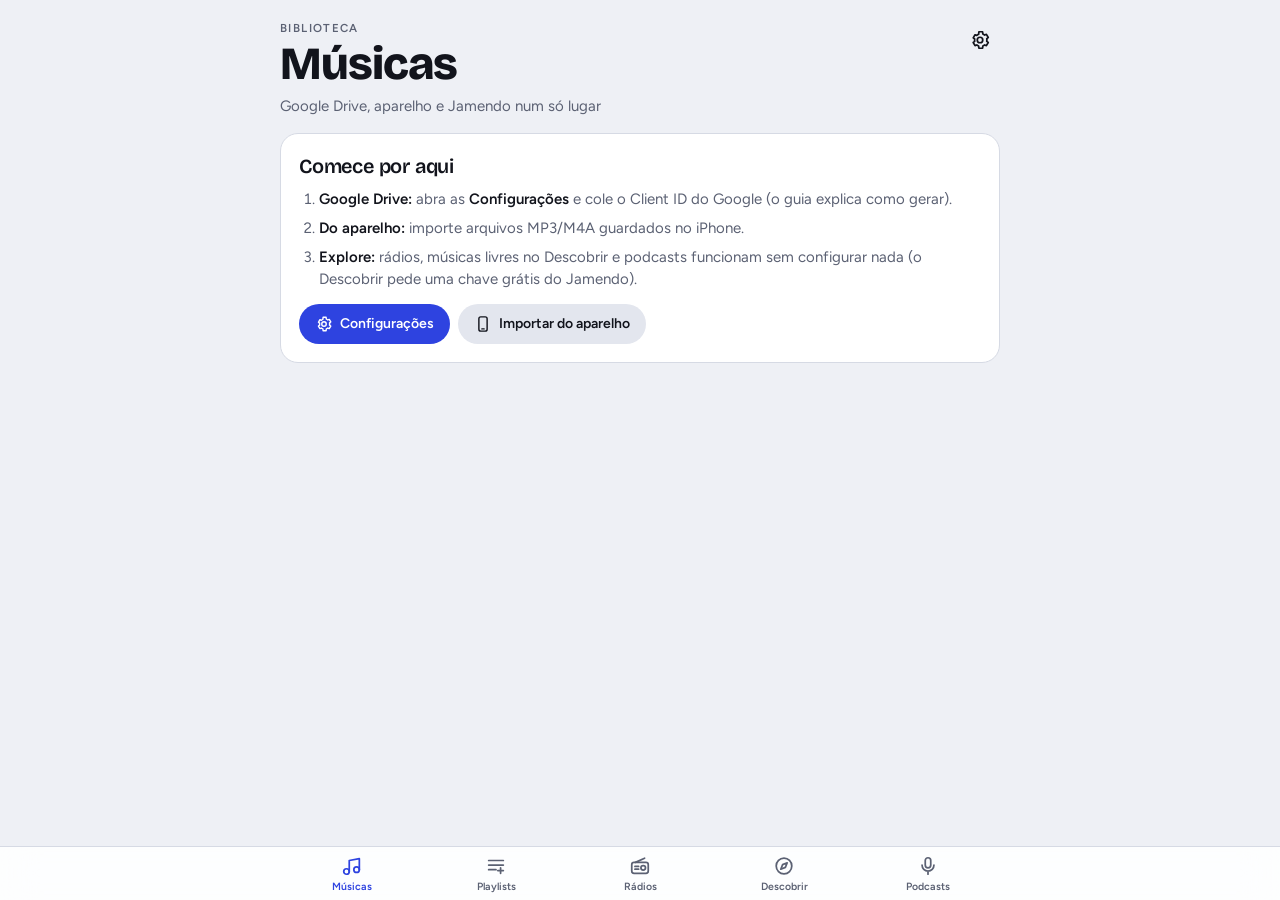
<file: index.html>
<!doctype html>
<html lang="pt-BR">
<head>
<meta charset="utf-8">
<meta name="viewport" content="width=device-width,initial-scale=1,viewport-fit=cover">
<title>Vinil de Bolso</title>
<meta name="description" content="Suas músicas do Google Drive, rádios, Jamendo e podcasts num só lugar.">
<meta name="theme-color" content="#EEF0F5" media="(prefers-color-scheme: light)">
<meta name="theme-color" content="#0C0E14" media="(prefers-color-scheme: dark)">
<meta name="apple-mobile-web-app-capable" content="yes">
<meta name="mobile-web-app-capable" content="yes">
<meta name="apple-mobile-web-app-status-bar-style" content="default">
<meta name="apple-mobile-web-app-title" content="Vinil">
<link rel="manifest" href="manifest.webmanifest">
<link rel="apple-touch-icon" href="icons/apple-touch-icon.png">
<link rel="icon" type="image/png" href="icons/icon-192.png">
<link rel="preconnect" href="https://fonts.googleapis.com">
<link rel="preconnect" href="https://fonts.gstatic.com" crossorigin>
<link rel="stylesheet" href="https://fonts.googleapis.com/css2?family=Bricolage+Grotesque:opsz,wght@12..96,600;12..96,800&family=Figtree:wght@400;500;600&family=JetBrains+Mono:wght@500;700&display=swap">
<link rel="stylesheet" href="styles.css">
</head>
<body>
<main id="main" aria-live="polite"></main>

<div id="dock"><div class="dock-in">
  <div id="mini" hidden>
    <div class="mini-prog"><i id="miniBar"></i></div>
    <button class="mini-main" data-act="openplayer" aria-label="Abrir player"><span id="miniArt"></span><span class="meta"><span class="t" id="miniTitle"></span><span class="a" id="miniArtist"></span></span></button>
    <button class="icon-btn" data-act="toggle" id="miniPlay" aria-label="Tocar"></button>
    <button class="icon-btn" data-act="next" id="miniNext" aria-label="Próxima"></button>
  </div>
  <nav id="tabs" aria-label="Seções">
    <button class="tab" data-act="tab" data-tab="songs" id="tab-songs"></button>
    <button class="tab" data-act="tab" data-tab="playlists" id="tab-playlists"></button>
    <button class="tab" data-act="tab" data-tab="radio" id="tab-radio"></button>
    <button class="tab" data-act="tab" data-tab="discover" id="tab-discover"></button>
    <button class="tab" data-act="tab" data-tab="podcasts" id="tab-podcasts"></button>
  </nav>
</div></div>

<div id="player" hidden role="dialog" aria-label="Tocando agora">
  <div class="pl-glow" id="plGlow"></div>
  <div class="pl-in">
    <header class="pl-top">
      <button class="icon-btn" data-act="closeplayer" aria-label="Fechar player" id="plClose"></button>
      <span class="eyebrow" id="plSource">Tocando agora</span>
      <button class="icon-btn" data-act="menucur" aria-label="Opções" id="plMore"></button>
    </header>
    <div class="art" id="plArt"></div>
    <div class="pl-info">
      <div><h2 id="plTitle"></h2><p id="plArtist"></p></div>
      <button class="icon-btn fav-btn" data-act="favcur" id="plFav" aria-label="Favoritar"></button>
    </div>
    <input type="range" id="seek" min="0" max="1000" value="0" step="1" aria-label="Posição">
    <div class="times"><span id="tCur">0:00</span><span class="fmtchip" id="tFmt"></span><span id="tDur">0:00</span></div>
    <div class="controls">
      <button class="icon-btn toggle" data-act="shuffle" id="cShuffle" aria-label="Aleatório"></button>
      <button class="icon-btn" data-act="prev" id="cPrev" aria-label="Anterior"></button>
      <button class="icon-btn big" data-act="toggle" id="cPlay" aria-label="Tocar"></button>
      <button class="icon-btn" data-act="next" id="cNext" aria-label="Próxima"></button>
      <button class="icon-btn toggle" data-act="repeat" id="cRepeat" aria-label="Repetir"></button>
    </div>
    <section class="upnext"><h3 id="upnextTitle">A seguir</h3><ul class="list" id="upnext"></ul></section>
  </div>
</div>

<div id="sheetWrap" hidden><div class="backdrop" data-act="closesheet"></div><div class="sheet" id="sheet" role="dialog"></div></div>
<div id="toast" hidden role="status"></div>
<input type="file" id="file" class="vh" accept="audio/*,.mp3,.m4a,.aac,.wav,.flac,.aif,.aiff" multiple tabindex="-1">
<audio id="au" playsinline preload="auto"></audio>
<script type="module" src="js/app.js"></script>
</body>
</html>
</file>
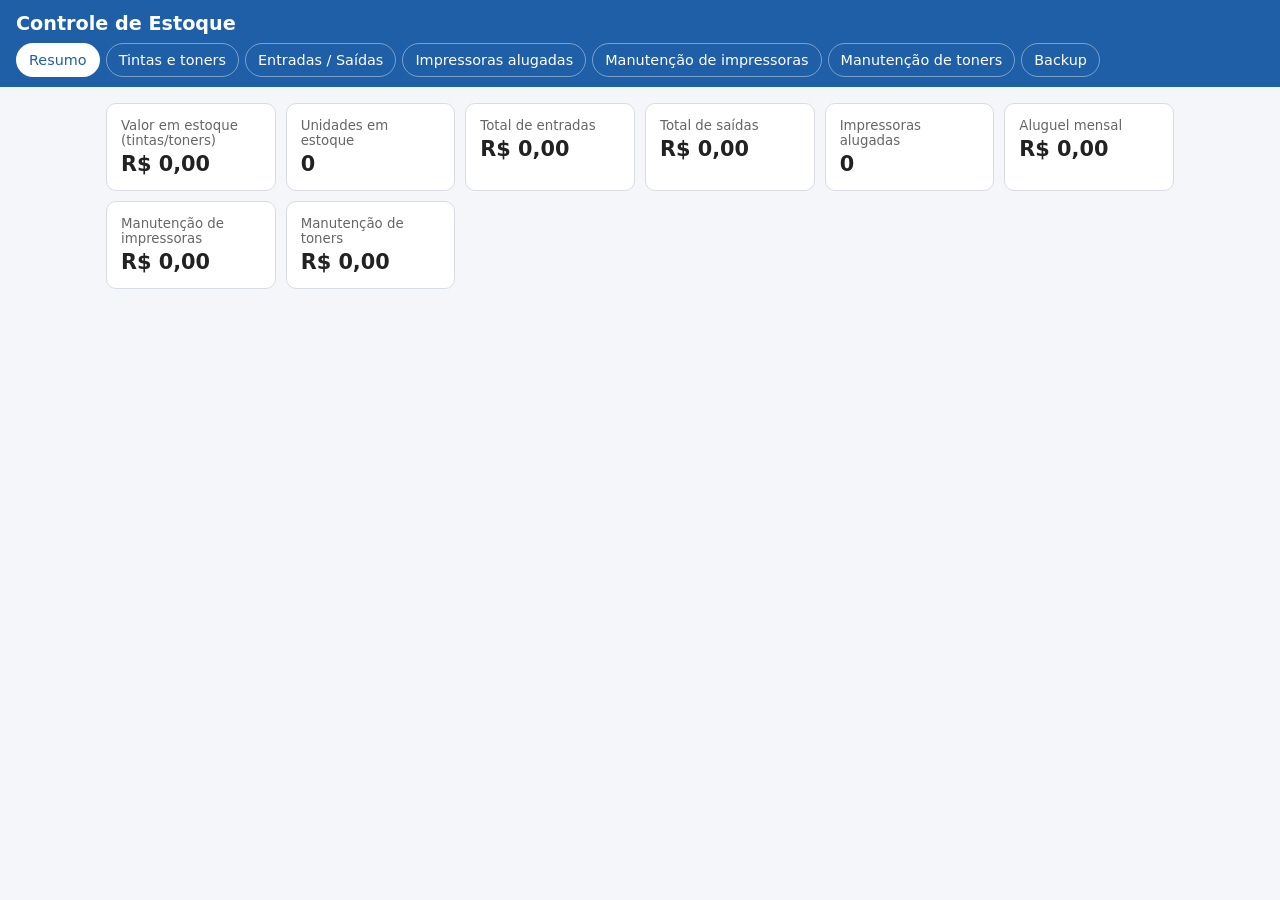
<file: controle-estoque-impressoras/index.html>
<!doctype html>
<html lang="pt-BR">
<head>
  <meta charset="utf-8">
  <meta name="viewport" content="width=device-width, initial-scale=1, viewport-fit=cover">
  <meta name="theme-color" content="#1f5fa8">
  <title>Controle de Estoque – Impressoras</title>
  <link rel="manifest" href="manifest.webmanifest">
  <link rel="icon" href="icons/icon-192.png">
  <link rel="apple-touch-icon" href="icons/icon-192.png">
  <link rel="stylesheet" href="style.css">
</head>
<body>
  <header>
    <h1>Controle de Estoque</h1>
    <nav id="abas"></nav>
  </header>
  <main id="conteudo"></main>
  <script src="app.js"></script>
</body>
</html>
</file>
<file: styles.css>
/* Layout: coluna única pensada para o celular; dock fixo (mini player + abas) embaixo; player em tela cheia. */
:root{
  --bg:#EEF0F5; --surface:#FFFFFF; --surface-2:#E3E6EE; --fg:#12141C; --muted:#5B6173; --line:#D6DAE4;
  --accent:#2E43E0; --accent-ink:#FFFFFF; --accent-soft:#DDE1FB; --heart:#E0434A; --danger:#C8363D; --live:#E0434A;
  --dock:rgba(255,255,255,.88); --shadow:0 10px 30px rgba(18,20,28,.14);
  --f-display:"Bricolage Grotesque","Avenir Next","Segoe UI",system-ui,sans-serif;
  --f-body:"Figtree",-apple-system,"Segoe UI",Roboto,system-ui,sans-serif;
  --f-mono:"JetBrains Mono",ui-monospace,"SF Mono",Menlo,monospace;
  color-scheme:light;
}
@media (prefers-color-scheme: dark){:root{
  --bg:#0C0E14; --surface:#161921; --surface-2:#20242F; --fg:#ECEEF4; --muted:#949BAE; --line:#272C38;
  --accent:#8592FF; --accent-ink:#0C0E14; --accent-soft:#232A55; --heart:#FF6A70; --danger:#FF6A70; --live:#FF6A70;
  --dock:rgba(18,20,27,.9); --shadow:0 10px 30px rgba(0,0,0,.5); color-scheme:dark}}

*{box-sizing:border-box}
html{height:100%;background:var(--bg)}
body{margin:0;min-height:100%;background:var(--bg);color:var(--fg);font-family:var(--f-body);font-size:15px;line-height:1.45;-webkit-tap-highlight-color:transparent;-webkit-text-size-adjust:100%;
  padding-top:env(safe-area-inset-top,0px);padding-left:max(16px,env(safe-area-inset-left,0px));padding-right:max(16px,env(safe-area-inset-right,0px))}
body::before{content:"";position:fixed;inset:0 0 auto;height:env(safe-area-inset-top,0px);z-index:25;background:var(--bg)}
button{font:inherit;color:inherit;background:none;border:0;padding:0;cursor:pointer}
a{color:var(--accent)}
img{max-width:100%}
[hidden]{display:none!important}
button:focus-visible,label:focus-visible,[tabindex]:focus-visible,input:focus-visible,select:focus-visible,a:focus-visible{outline:2px solid var(--accent);outline-offset:2px;border-radius:8px}
svg{width:22px;height:22px;flex:none;fill:none;stroke:currentColor;stroke-width:1.9;stroke-linecap:round;stroke-linejoin:round}
svg.fill,svg .fill{fill:currentColor;stroke:none}
.vh{position:absolute;width:1px;height:1px;overflow:hidden;clip:rect(0 0 0 0);white-space:nowrap}

#main{max-width:720px;margin:0 auto;padding-block:20px calc(176px + env(safe-area-inset-bottom,0px))}
.top{display:flex;align-items:flex-start;justify-content:space-between;gap:12px;margin-bottom:16px}
.top>div{display:grid;gap:2px;min-width:0}
.eyebrow{font-size:11.5px;font-weight:600;letter-spacing:.12em;text-transform:uppercase;color:var(--muted)}
h1{font-family:var(--f-display);font-weight:800;font-size:clamp(32px,9vw,46px);line-height:1.02;letter-spacing:-.02em;margin:2px 0 0;text-wrap:balance;overflow-wrap:anywhere}
h2{font-family:var(--f-display);font-weight:600;font-size:20px;margin:0;letter-spacing:-.01em;text-wrap:balance}
.sub{margin:6px 0 0;color:var(--muted);font-variant-numeric:tabular-nums}

.toolbar{display:flex;flex-wrap:wrap;gap:8px;margin-bottom:14px}
.btn{display:inline-flex;align-items:center;justify-content:center;gap:7px;min-height:40px;padding:0 16px;border-radius:999px;background:var(--surface-2);font-weight:600;font-size:14px;cursor:pointer;user-select:none;text-decoration:none;color:var(--fg)}
.btn svg{width:18px;height:18px}
.btn.primary{background:var(--accent);color:var(--accent-ink)}
.btn.danger{background:var(--danger);color:#fff}
.btn.small{min-height:34px;padding:0 12px;font-size:13px}
.btn:active{transform:scale(.97)}
.btn[disabled]{opacity:.55;pointer-events:none}

.chips{display:flex;gap:6px;overflow-x:auto;scrollbar-width:none;margin:0 -16px 12px;padding:2px 16px}
.chips::-webkit-scrollbar{display:none}
.chip-btn{flex:none;height:32px;padding:0 13px;border-radius:999px;border:1px solid var(--line);background:var(--surface);font-size:13.5px;font-weight:500;color:var(--fg);white-space:nowrap}
.chip-btn[aria-pressed="true"]{background:var(--fg);color:var(--bg);border-color:var(--fg)}

.filters{display:flex;gap:8px;margin-bottom:10px}
.search{flex:1;min-width:0;display:flex;align-items:center;gap:8px;height:42px;padding:0 12px;border-radius:12px;background:var(--surface);border:1px solid var(--line);color:var(--muted)}
.search svg{width:18px;height:18px}
.search input{flex:1;min-width:0;border:0;background:none;font:inherit;font-size:16px;color:var(--fg);outline:none}
select{height:42px;border-radius:12px;border:1px solid var(--line);background:var(--surface);color:var(--fg);font:inherit;font-size:14px;padding:0 10px}

.list{list-style:none;margin:0;padding:0}
.row{display:flex;align-items:center;gap:12px;padding:7px 2px 7px 4px;border-radius:12px;cursor:pointer;min-width:0}
@media (hover:hover){.row:hover{background:var(--surface)}}
.row:active{background:var(--surface-2)}
.row .meta{flex:1;min-width:0;display:grid}
.row .t,.row .a{white-space:nowrap;overflow:hidden;text-overflow:ellipsis}
.row .t{font-weight:600}
.row .a{font-size:13px;color:var(--muted);display:flex;align-items:center;gap:4px}
.row .a>span{overflow:hidden;text-overflow:ellipsis}
.row .a svg{width:13px;height:13px;flex:none}
.row .a .h{color:var(--heart)}
.row .a .o{color:var(--accent)}
.row.cur .t{color:var(--accent)}
.row.cur .thumb::after{content:"";position:absolute;z-index:3;left:50%;top:50%;width:8px;height:8px;margin:-4px 0 0 -4px;border-radius:50%;background:#fff;box-shadow:0 0 0 4px rgba(255,255,255,.35)}
.row.cur .thumb .shade{position:absolute;inset:0;background:rgba(0,0,0,.38);z-index:2}
.row.cur.playing .thumb::after{animation:pulse 1.2s ease-in-out infinite}
@keyframes pulse{50%{box-shadow:0 0 0 7px rgba(255,255,255,0)}}
.dur{font-family:var(--f-mono);font-size:12px;color:var(--muted);font-variant-numeric:tabular-nums;flex:none}
.live-tag{font-family:var(--f-mono);font-size:10px;font-weight:700;letter-spacing:.08em;color:var(--live);border:1px solid currentColor;border-radius:5px;padding:1px 5px;flex:none}
.icon-btn{display:grid;place-items:center;width:40px;height:40px;border-radius:50%;flex:none}
.icon-btn:active{background:var(--surface-2)}

.thumb{position:relative;width:46px;height:46px;border-radius:8px;overflow:hidden;flex:none;display:grid;place-items:center;background:var(--surface-2)}
.thumb img{position:absolute;inset:0;width:100%;height:100%;object-fit:cover;display:block;z-index:1;background:var(--surface)}
.gen{color:rgba(255,255,255,.92);font-family:var(--f-display);font-weight:800}
.gen::before{content:"";position:absolute;inset:0;background:repeating-radial-gradient(circle at 50% 50%,rgba(255,255,255,0) 0 3px,rgba(255,255,255,.07) 3px 4px)}
.gen>span{position:relative;font-size:18px}
.thumb.round{border-radius:50%}

.card{background:var(--surface);border:1px solid var(--line);border-radius:18px;padding:18px;margin-bottom:18px}
.card h2{margin-bottom:8px}
.card ol,.card ul.steps{margin:0;padding-left:20px;display:grid;gap:7px;color:var(--muted)}
.card b{color:var(--fg);font-weight:600}
.card p{margin:8px 0 0;color:var(--muted);font-size:14px}
.card .toolbar{margin:14px 0 0}
.sec-head{display:flex;align-items:baseline;justify-content:space-between;gap:10px;flex-wrap:wrap;margin:18px 0 6px}
.chip{font-size:11px;font-weight:600;letter-spacing:.06em;text-transform:uppercase;color:var(--accent);background:var(--accent-soft);padding:3px 8px;border-radius:999px}
.note{color:var(--muted);font-size:13.5px;margin:0 0 8px}
.empty-line{color:var(--muted);padding:16px 4px;list-style:none}
.foot{margin-top:24px;color:var(--muted);font-size:12.5px;font-family:var(--f-mono);font-variant-numeric:tabular-nums}
.banner{display:flex;align-items:center;gap:12px;flex-wrap:wrap;background:var(--accent-soft);border-radius:14px;padding:12px 14px;margin-bottom:14px;font-size:14px}
.banner p{margin:0;flex:1;min-width:180px}
.spin{width:18px;height:18px;border-radius:50%;border:2.5px solid currentColor;border-right-color:transparent;animation:rot .8s linear infinite;display:inline-block;flex:none}
@keyframes rot{to{transform:rotate(360deg)}}
.loading-line{display:flex;align-items:center;gap:10px;color:var(--muted);padding:18px 4px}

.grid{list-style:none;margin:0;padding:0;display:grid;grid-template-columns:repeat(auto-fill,minmax(146px,1fr));gap:16px 14px}
.tile{cursor:pointer;display:grid;gap:7px;min-width:0;align-content:start}
.tile .cov{position:relative;aspect-ratio:1;max-width:100%;border-radius:14px;overflow:hidden;display:grid;grid-template-columns:1fr 1fr;background:var(--surface-2)}
.tile .cov.one{grid-template-columns:1fr}
.tile .cov>.thumb{width:100%;height:100%;border-radius:0}
.tile .cov.one .gen>span{font-size:34px}
.tile .t{font-weight:600;white-space:nowrap;overflow:hidden;text-overflow:ellipsis}
.tile .a{font-size:13px;color:var(--muted);margin-top:-5px;white-space:nowrap;overflow:hidden;text-overflow:ellipsis}
.back{display:inline-flex;align-items:center;gap:4px;color:var(--accent);font-weight:600;margin:0 0 8px -6px;min-height:36px;padding-right:8px}

.pod-head{display:flex;gap:16px;align-items:flex-end;margin-bottom:16px}
.pod-head .thumb{width:112px;height:112px;border-radius:14px}
.pod-head .thumb .gen>span{font-size:40px}
.pod-head>div{min-width:0;display:grid;gap:4px}
.pod-head h1{font-size:clamp(24px,6.5vw,34px)}
.prog{height:3px;border-radius:2px;background:var(--line);margin-top:4px;overflow:hidden}
.prog i{display:block;height:100%;background:var(--accent)}

/* configurações */
.set{background:var(--surface);border:1px solid var(--line);border-radius:18px;padding:16px 18px;margin-bottom:16px;display:grid;gap:12px}
.set h2{display:flex;align-items:center;gap:8px}
.set p{margin:0;color:var(--muted);font-size:14px}
.kv{display:flex;justify-content:space-between;gap:12px;align-items:center;font-size:14px;flex-wrap:wrap}
.kv span:first-child{color:var(--muted)}
.kv b{font-weight:600;overflow-wrap:anywhere;text-align:right}
.status{display:inline-flex;align-items:center;gap:6px;font-weight:600;font-size:13.5px}
.status::before{content:"";width:8px;height:8px;border-radius:50%;background:var(--muted)}
.status.ok::before{background:#2EAD62}
.status.warn::before{background:#E5A23A}
.copybox{display:flex;gap:8px;align-items:center;background:var(--bg);border:1px solid var(--line);border-radius:12px;padding:8px 8px 8px 12px}
.copybox code{flex:1;min-width:0;font-family:var(--f-mono);font-size:12.5px;overflow-wrap:anywhere}
.field{width:100%;height:46px;border-radius:12px;border:1px solid var(--line);background:var(--bg);color:var(--fg);font:inherit;font-size:16px;padding:0 14px}
.switch{display:flex;align-items:center;justify-content:space-between;gap:12px;font-size:14.5px;cursor:pointer}
.switch input{width:44px;height:26px;accent-color:var(--accent)}

/* dock */
#dock{position:fixed;left:0;right:0;bottom:0;z-index:20;background:var(--dock);backdrop-filter:saturate(1.6) blur(18px);-webkit-backdrop-filter:saturate(1.6) blur(18px);border-top:1px solid var(--line);
  padding-bottom:env(safe-area-inset-bottom,0px);padding-left:max(6px,env(safe-area-inset-left,0px));padding-right:max(6px,env(safe-area-inset-right,0px))}
.dock-in{max-width:720px;margin:0 auto}
#mini{position:relative;display:flex;align-items:center;gap:2px;padding:8px 2px 6px;border-bottom:1px solid var(--line)}
.mini-prog{position:absolute;left:0;right:0;top:-1px;height:2px}
.mini-prog i{display:block;height:100%;width:0;background:var(--accent)}
.mini-main{flex:1;min-width:0;display:flex;align-items:center;gap:10px;text-align:left;padding:2px 4px;border-radius:10px}
.mini-main .thumb{width:42px;height:42px}
.mini-main .meta{min-width:0;display:grid}
.mini-main .t,.mini-main .a{white-space:nowrap;overflow:hidden;text-overflow:ellipsis}
.mini-main .t{font-weight:600;font-size:14.5px}
.mini-main .a{font-size:12.5px;color:var(--muted)}
#tabs{display:grid;grid-template-columns:repeat(5,1fr)}
.tab{display:grid;justify-items:center;gap:2px;padding:8px 0 6px;font-size:10.5px;font-weight:600;color:var(--muted)}
.tab[aria-current="page"]{color:var(--accent)}

/* folha (menu inferior) */
#sheetWrap{position:fixed;inset:0;z-index:40;display:flex;align-items:flex-end;justify-content:center}
.backdrop{position:absolute;inset:0;background:rgba(8,10,16,.45)}
.sheet{position:relative;width:100%;max-width:520px;max-height:88%;overflow:auto;background:var(--surface);border-radius:20px 20px 0 0;box-shadow:var(--shadow);
  padding:10px max(18px,env(safe-area-inset-right,0px)) calc(18px + env(safe-area-inset-bottom,0px)) max(18px,env(safe-area-inset-left,0px));animation:up .22s ease-out}
.sheet::before{content:"";display:block;width:38px;height:5px;border-radius:9px;background:var(--line);margin:0 auto 12px}
@keyframes up{from{transform:translateY(30px);opacity:.4}}
.sheet-head{display:flex;align-items:center;gap:12px;padding-bottom:12px;border-bottom:1px solid var(--line);margin-bottom:6px}
.sheet-head .meta{min-width:0;display:grid}
.sheet-head .t{font-weight:600;white-space:nowrap;overflow:hidden;text-overflow:ellipsis}
.sheet-head .a{font-size:13px;color:var(--muted);white-space:nowrap;overflow:hidden;text-overflow:ellipsis}
.acts{display:grid}
.act{display:flex;align-items:center;gap:14px;padding:13px 4px;text-align:left;font-weight:500;border-radius:10px;color:var(--fg);text-decoration:none}
.act:active{background:var(--surface-2)}
.act.danger{color:var(--danger)}
.act small{margin-left:auto;color:var(--muted);font-family:var(--f-mono);font-size:12px}
.sheet h3{font-family:var(--f-display);font-size:19px;margin:4px 0 12px}
.sheet p{color:var(--muted);margin:0 0 16px}
.sheet .field{margin-bottom:14px}
.row-btns{display:flex;gap:8px;flex-wrap:wrap}
.row-btns .btn{flex:1;height:46px}
.crumbs{display:flex;flex-wrap:wrap;gap:4px;align-items:center;font-size:13.5px;color:var(--muted);margin-bottom:8px}
.crumbs button{color:var(--accent);font-weight:600}

/* player em tela cheia */
#player{position:fixed;inset:0;z-index:30;overflow:auto;background:var(--bg);animation:up .25s ease-out;
  padding:env(safe-area-inset-top,0px) max(20px,env(safe-area-inset-right,0px)) calc(24px + env(safe-area-inset-bottom,0px)) max(20px,env(safe-area-inset-left,0px))}
.pl-glow{position:fixed;inset:0;opacity:.28;filter:blur(60px);pointer-events:none}
.pl-in{position:relative;max-width:460px;margin:0 auto}
.pl-top{display:flex;align-items:center;justify-content:space-between;padding:8px 0 10px}
.art{position:relative;width:100%;max-width:100%;aspect-ratio:1;border-radius:18px;overflow:hidden;box-shadow:var(--shadow);display:grid;place-items:center;margin:6px 0 22px;background:var(--surface-2)}
.art img{position:absolute;inset:0;width:100%;height:100%;object-fit:cover}
.art.gen>span{font-size:96px}
.art .spin{position:absolute;z-index:2;width:44px;height:44px;border-width:4px;color:#fff}
.pl-info{display:flex;align-items:flex-start;gap:12px}
.pl-info>div{flex:1;min-width:0}
.pl-info h2{font-size:24px;line-height:1.15;overflow-wrap:anywhere}
.pl-info p{margin:4px 0 0;color:var(--muted);overflow-wrap:anywhere}
.fav-btn.on{color:var(--heart)}
#seek{width:100%;margin:18px 0 4px;accent-color:var(--accent);height:24px}
.times{display:flex;justify-content:space-between;align-items:center;gap:8px;font-family:var(--f-mono);font-size:12px;color:var(--muted);font-variant-numeric:tabular-nums}
.fmtchip{font-size:10.5px;letter-spacing:.08em;border:1px solid var(--line);padding:2px 7px;border-radius:999px;text-align:center}
.fmtchip.live{color:var(--live);border-color:currentColor;font-weight:700}
.controls{display:flex;align-items:center;justify-content:space-between;margin:14px 0 8px}
.controls .icon-btn{width:52px;height:52px}
.controls .icon-btn svg{width:26px;height:26px}
.controls .big{width:74px;height:74px;background:var(--fg);color:var(--bg)}
.controls .big svg{width:32px;height:32px}
.controls .big .spin{width:28px;height:28px;border-width:3px}
.toggle{position:relative;color:var(--muted)}
.toggle.on{color:var(--accent)}
.toggle .badge{position:absolute;right:9px;top:9px;font-family:var(--f-mono);font-size:9px;font-weight:700;background:var(--accent);color:var(--accent-ink);border-radius:6px;padding:0 3px;line-height:13px}
.skip{font-family:var(--f-mono);font-size:13px;font-weight:700;color:var(--fg)}
.upnext{margin-top:22px}
.upnext h3{font-size:12px;letter-spacing:.12em;text-transform:uppercase;color:var(--muted);margin:0 0 6px;font-weight:600}

#toast{position:fixed;left:50%;transform:translateX(-50%);bottom:calc(150px + env(safe-area-inset-bottom,0px));z-index:50;background:var(--fg);color:var(--bg);padding:10px 16px;border-radius:12px;font-size:14px;font-weight:500;box-shadow:var(--shadow);width:max-content;max-width:calc(100% - 32px);text-align:center}
body.drag #main{outline:2px dashed var(--accent);outline-offset:6px;border-radius:12px}
@media (prefers-reduced-motion:reduce){*{animation:none!important;transition:none!important}}
</file>
<file: controle-estoque-impressoras/style.css>
:root { --cor: #1f5fa8; --fundo: #f4f6f9; --borda: #d8dde4; --alerta: #c0392b; }
* { box-sizing: border-box; }
body { margin: 0; font-family: system-ui, sans-serif; background: var(--fundo); color: #222; }
header { background: var(--cor); color: #fff; padding: 12px 16px 10px; padding-top: max(12px, env(safe-area-inset-top));
  position: sticky; top: 0; z-index: 1; }
header h1 { margin: 0 0 8px; font-size: 1.2rem; }
/* abas roláveis na horizontal no celular */
nav { display: flex; gap: 6px; overflow-x: auto; scrollbar-width: none; margin: 0 -16px; padding: 0 16px; }
nav::-webkit-scrollbar { display: none; }
nav button { flex: none; background: transparent; color: #fff; border: 1px solid #fff6; border-radius: 18px;
  padding: 8px 12px; font: inherit; font-size: .9rem; cursor: pointer; }
nav button.ativa { background: #fff; color: var(--cor); }
main { max-width: 1100px; margin: 0 auto; padding: 16px; padding-bottom: max(16px, env(safe-area-inset-bottom)); }
.cards { display: grid; grid-template-columns: repeat(auto-fit, minmax(150px, 1fr)); gap: 10px; }
.card { background: #fff; border: 1px solid var(--borda); border-radius: 10px; padding: 14px; }
.card small { color: #666; display: block; margin-bottom: 4px; }
.card strong { font-size: 1.3rem; }
form { background: #fff; border: 1px solid var(--borda); border-radius: 10px; padding: 14px; display: grid;
  grid-template-columns: repeat(auto-fit, minmax(160px, 1fr)); gap: 12px; margin-bottom: 16px; }
label { font-size: .85rem; display: flex; flex-direction: column; gap: 4px; }
input, select { padding: 10px; border: 1px solid var(--borda); border-radius: 6px; font: inherit; font-size: 16px; background: #fff; min-width: 0; }
form button, .backup button, .botao { background: var(--cor); color: #fff; border: 0; border-radius: 6px; padding: 12px;
  font: inherit; font-size: 1rem; cursor: pointer; text-align: center; }
form button { align-self: end; }
.backup { display: grid; gap: 12px; }
.backup p { margin: 0; line-height: 1.4; }
.tabela { overflow-x: auto; border-radius: 10px; border: 1px solid var(--borda); }
table { width: 100%; border-collapse: collapse; background: #fff; }
th, td { padding: 10px 8px; border-bottom: 1px solid var(--borda); text-align: left; font-size: .9rem; white-space: nowrap; }
th { background: #eef1f5; }
.alerta { color: var(--alerta); font-weight: 600; }
.vazio { color: #777; text-align: center; }
td button { background: none; border: 0; color: var(--alerta); cursor: pointer; font-size: 1.1rem; padding: 4px 8px; }
</file>
